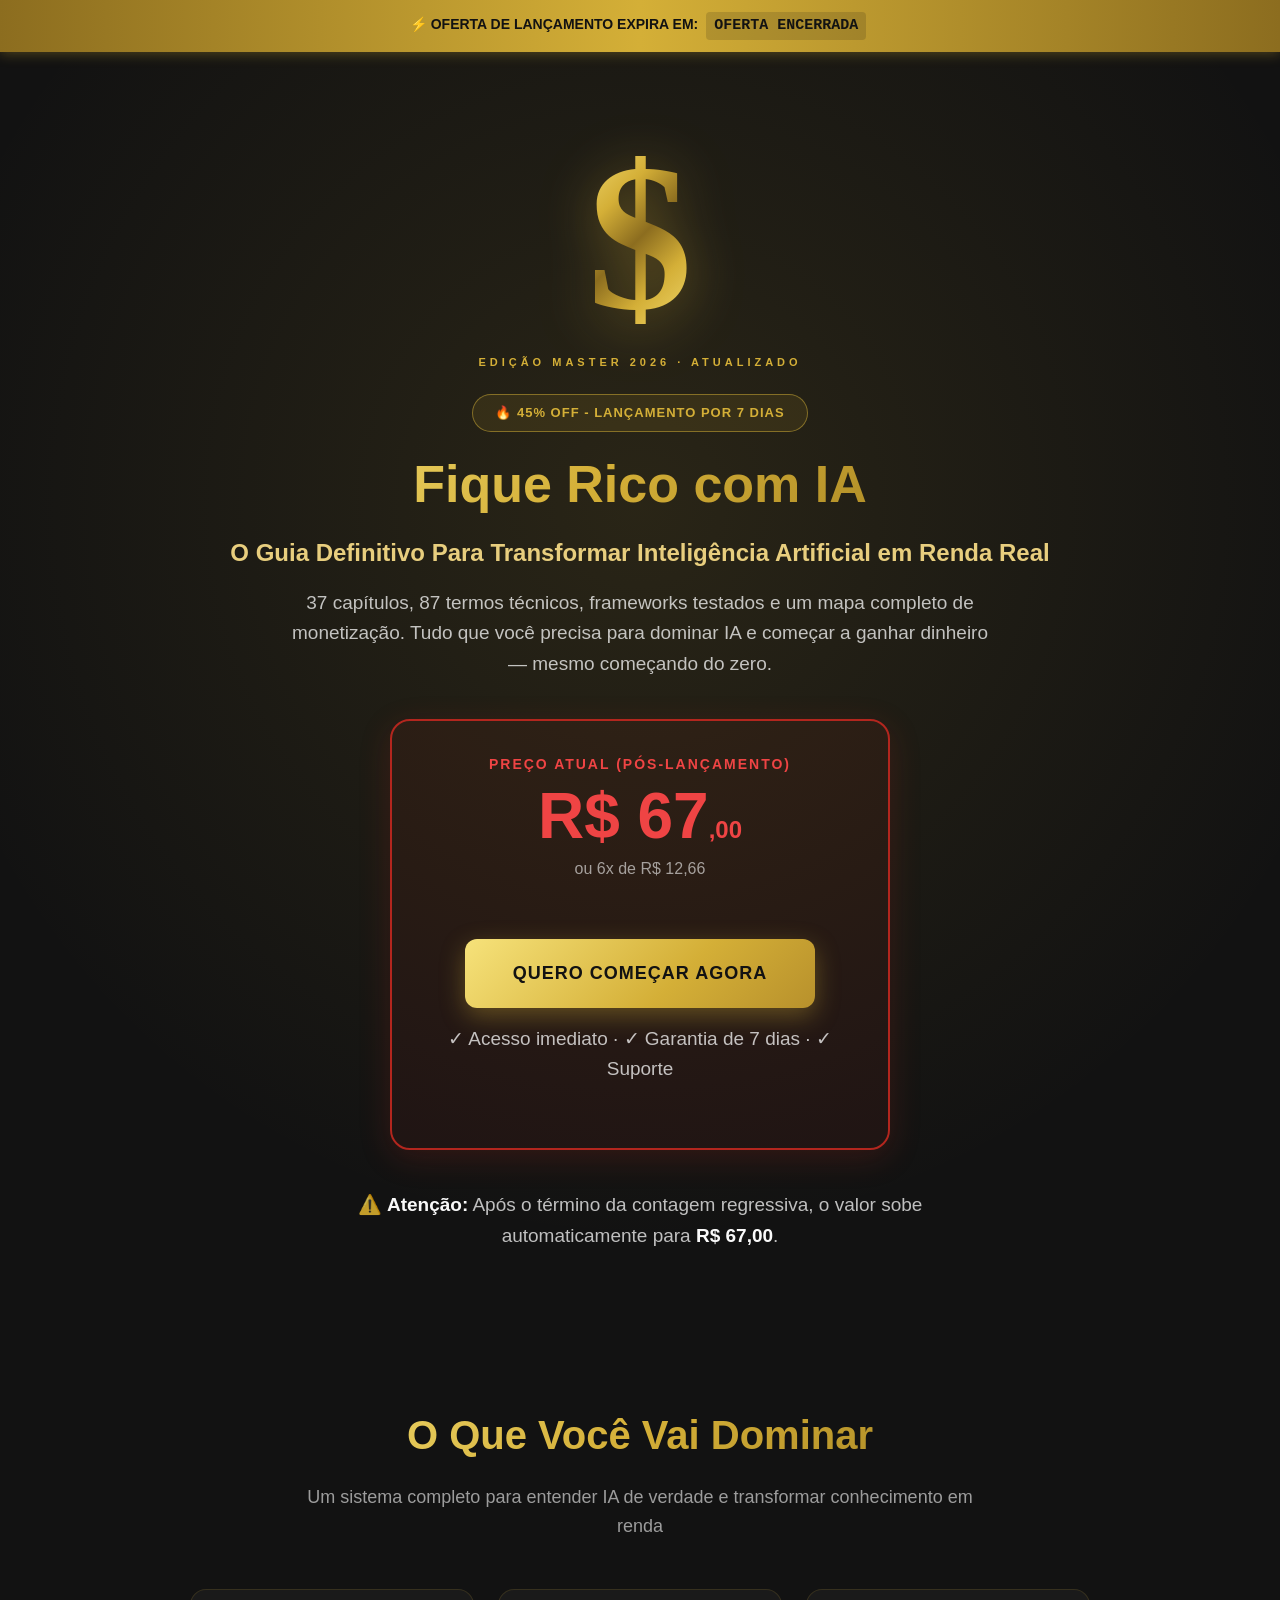
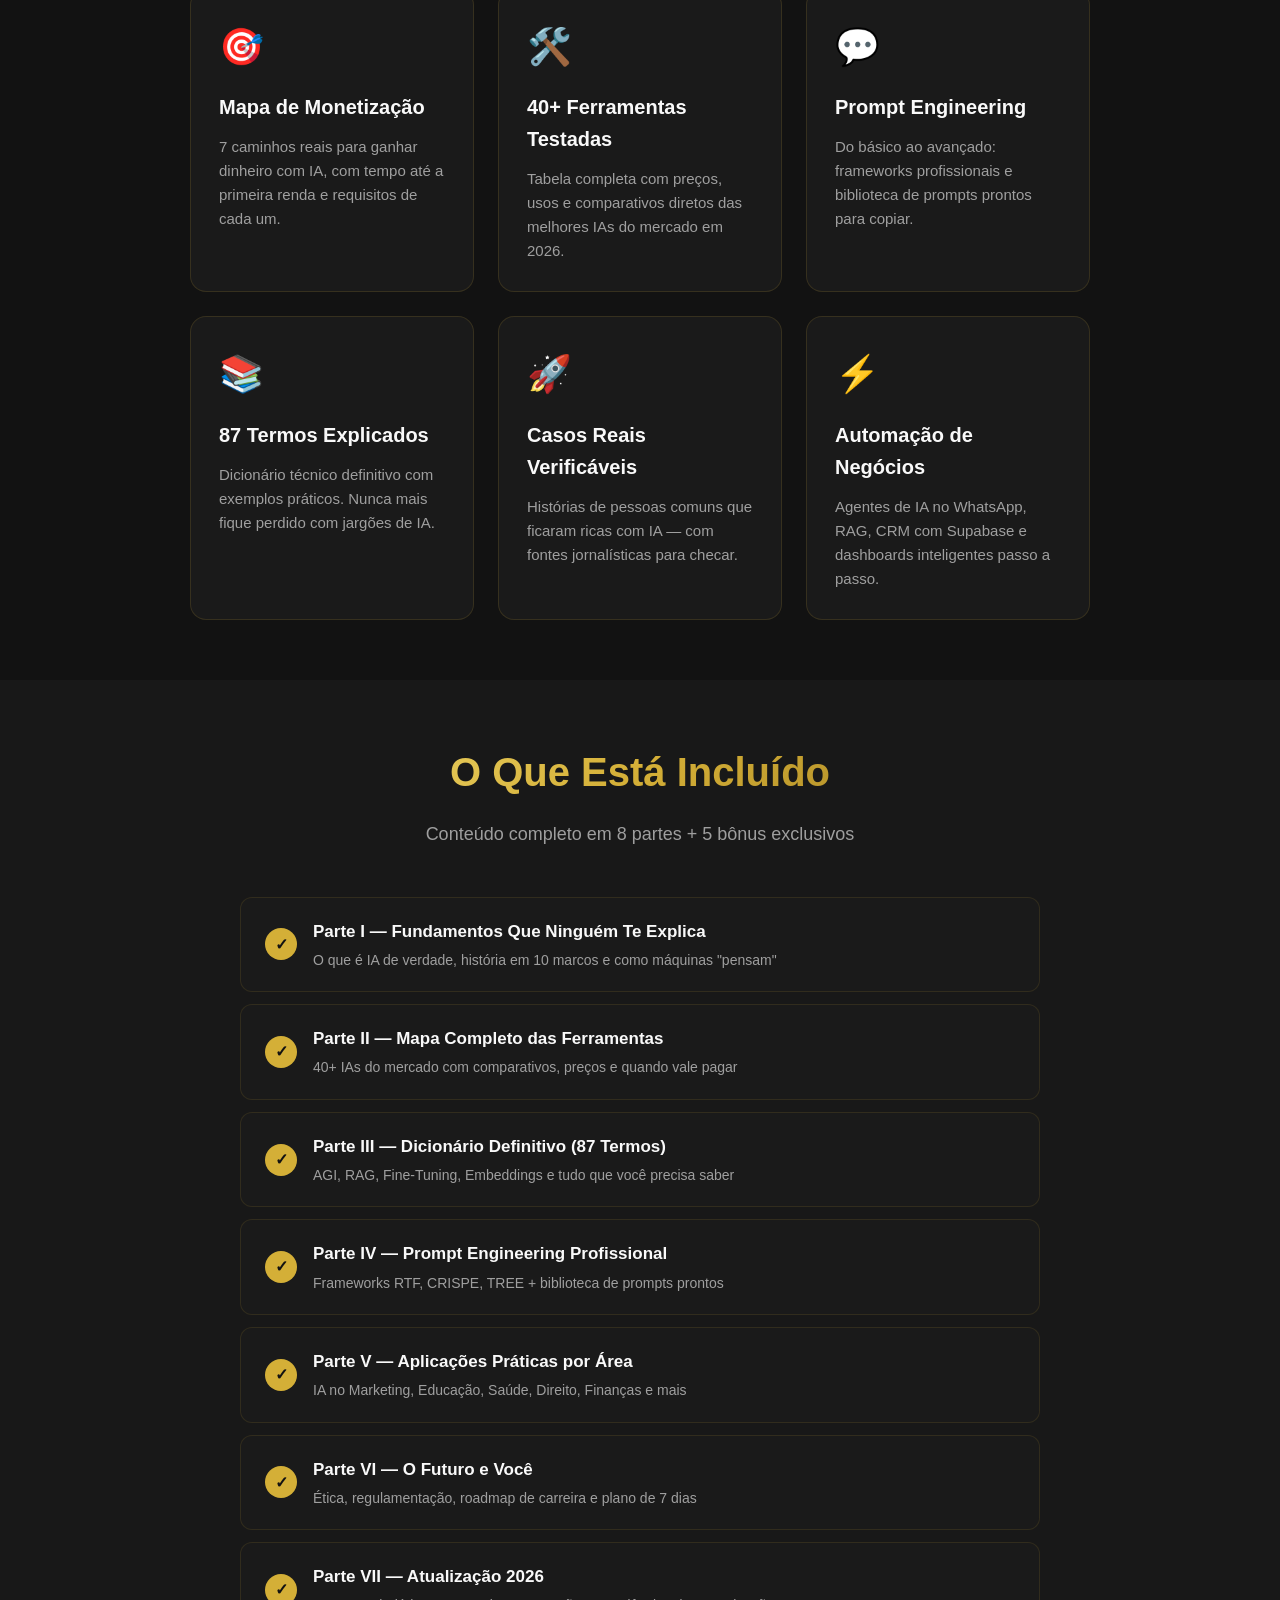
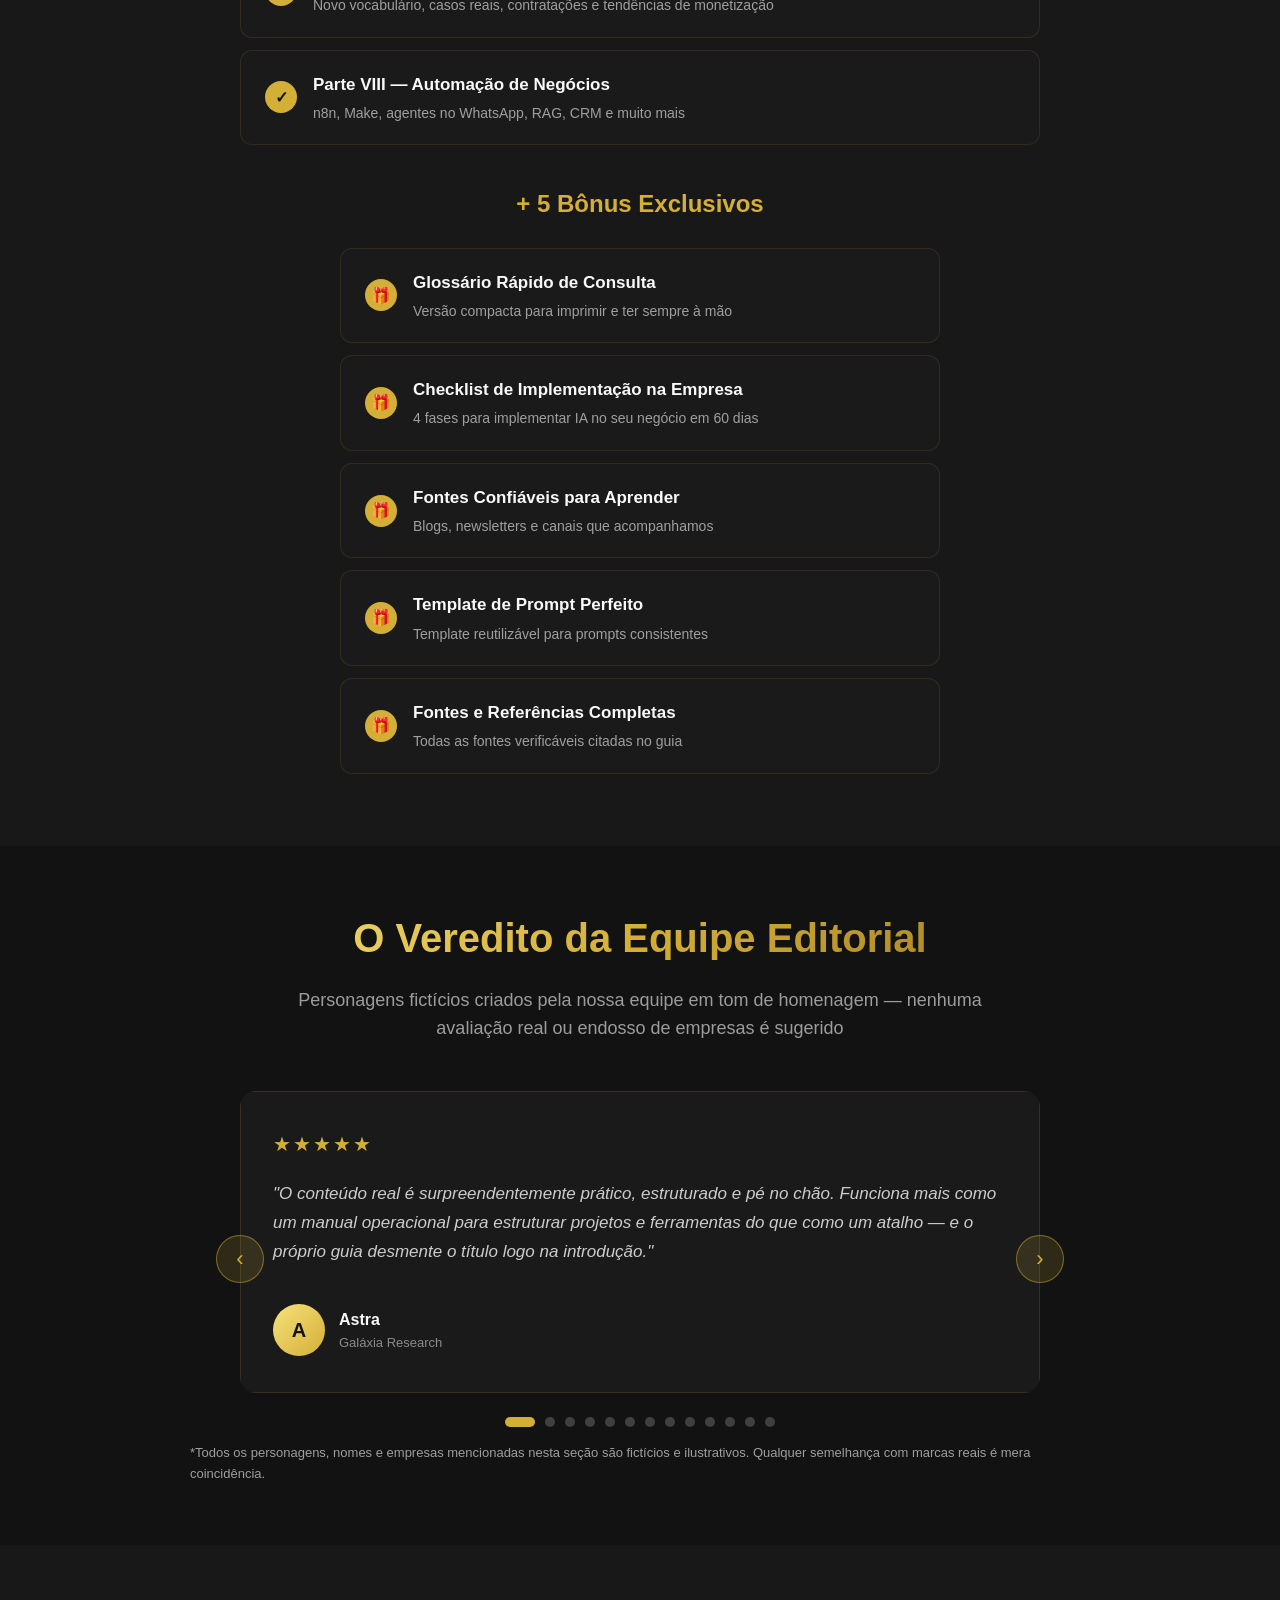
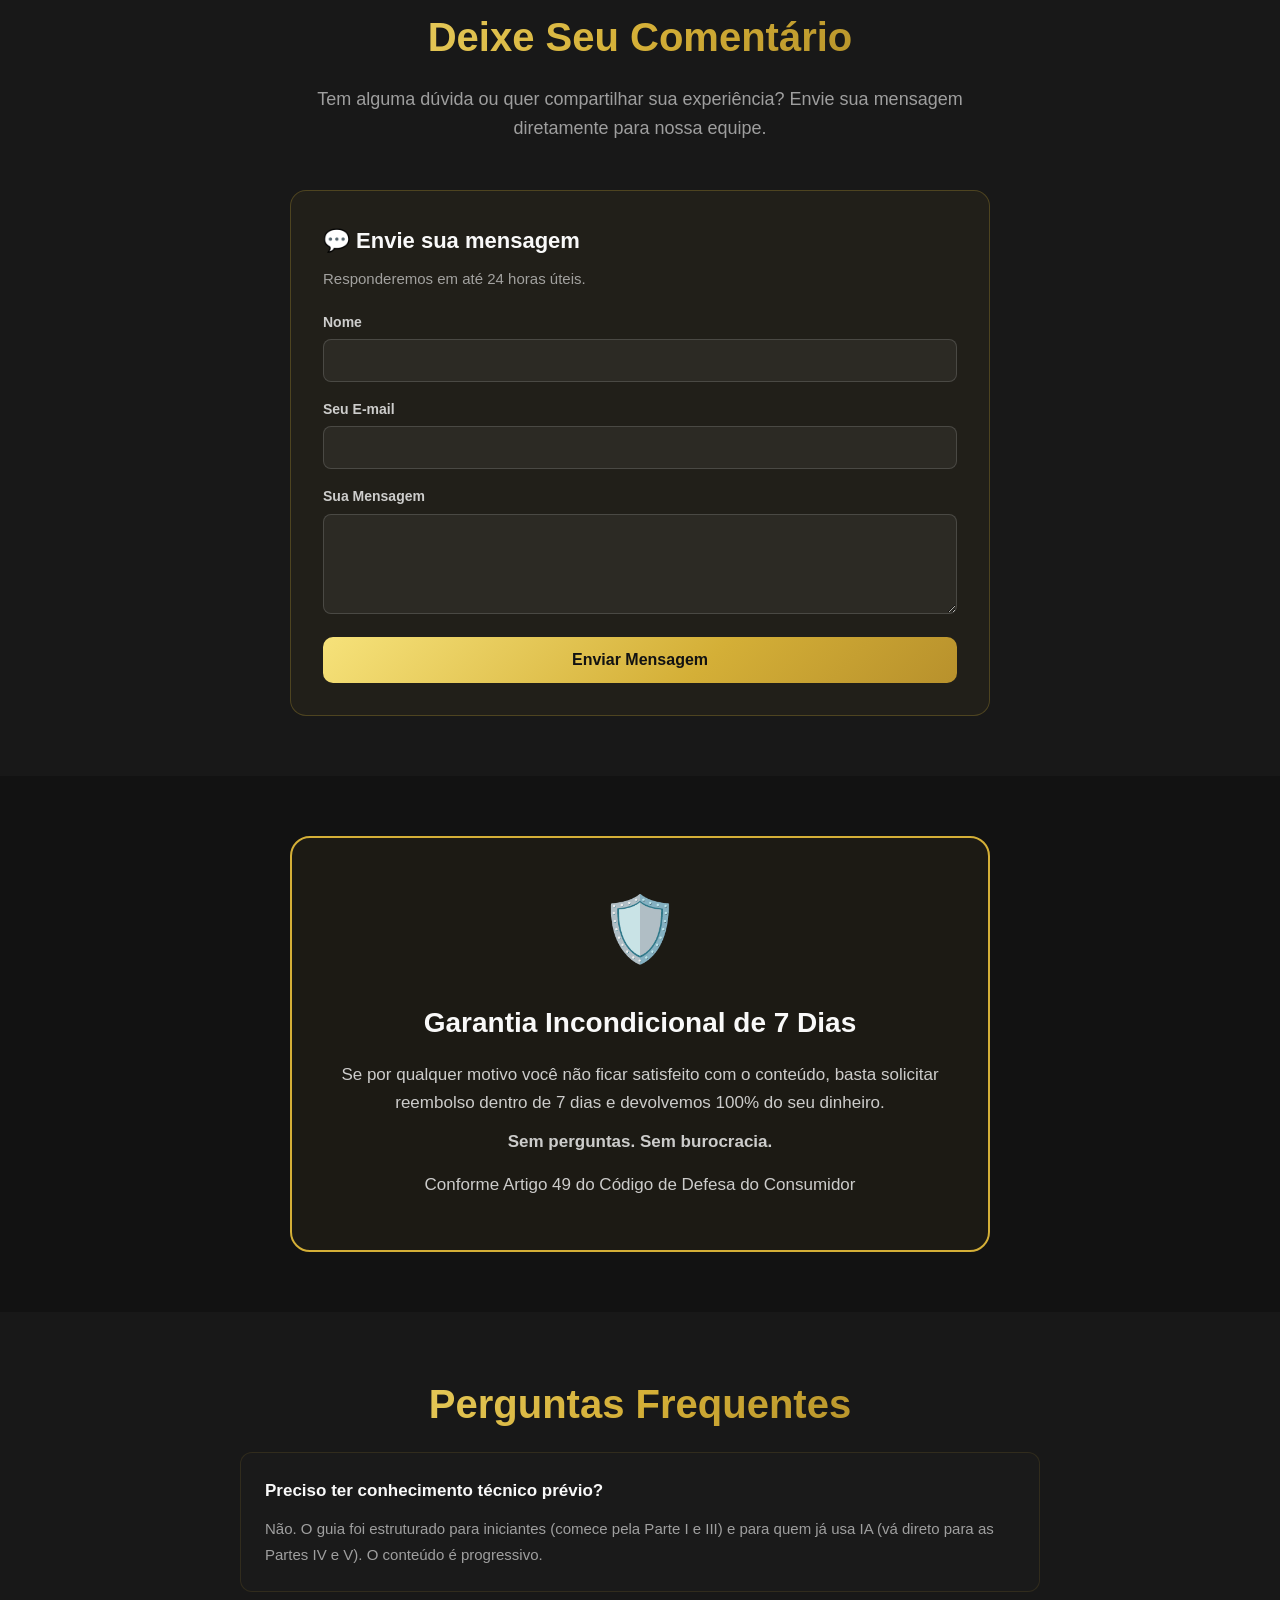
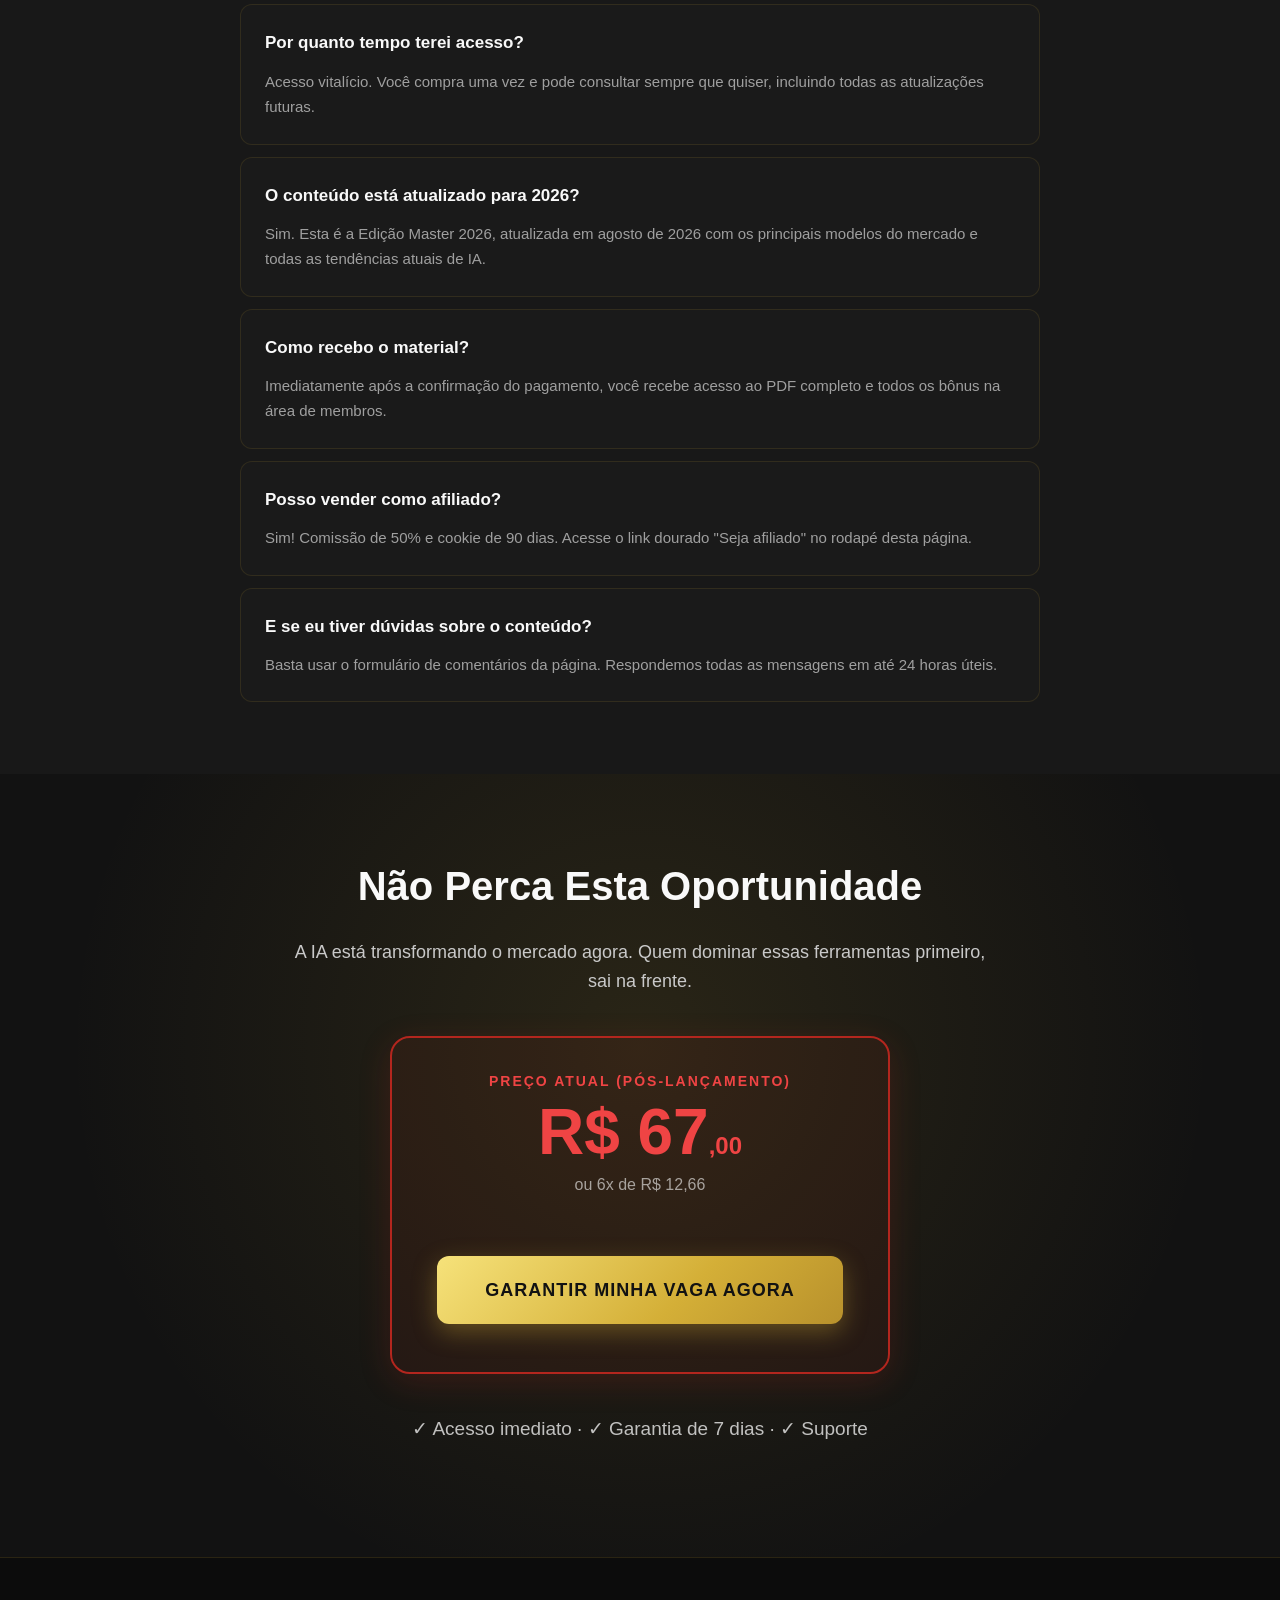
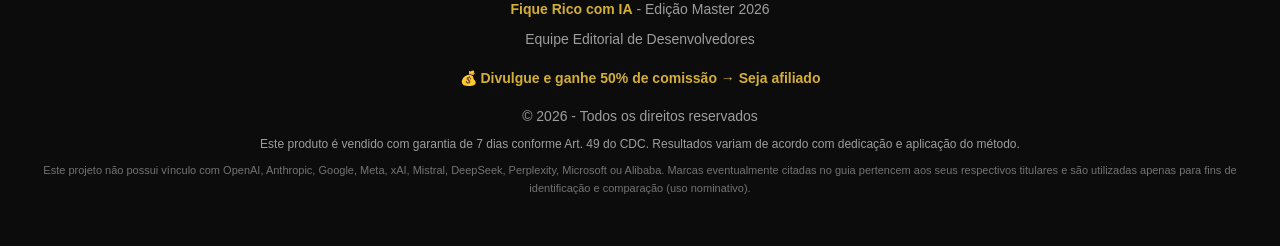
<file: index.html>
<!DOCTYPE html>
<html lang="pt-BR">
<head>
<meta charset="UTF-8">
<meta name="viewport" content="width=device-width, initial-scale=1.0">
<title>Fique Rico com IA - Oferta de Lançamento</title>
<link rel="stylesheet" href="styles.css">
</head>
<body>

<div class="urgency-banner">
  ⚡ OFERTA DE LANÇAMENTO EXPIRA EM: <span id="countdown">07:00:00:00</span>
</div>

<div class="hero">
  <div class="container">
    <div class="dollar-wrap"><div class="dollar-sign">$</div></div>
    <div class="cover-tag">Edição Master 2026 · Atualizado</div>
    <div class="badge">🔥 45% OFF - Lançamento por 7 Dias</div>
    <h1>Fique Rico com IA</h1>
    <div class="subtitle">O Guia Definitivo Para Transformar Inteligência Artificial em Renda Real</div>
    <p>37 capítulos, 87 termos técnicos, frameworks testados e um mapa completo de monetização. Tudo que você precisa para dominar IA e começar a ganhar dinheiro — mesmo começando do zero.</p>

    <div class="price-box" id="priceBox">
      <div class="price-label" id="priceLabel">Oferta Especial de Lançamento</div>
      <div class="price-old" id="priceOld">De R$ 67,00</div>
      <div class="price-new" id="priceNew">R$ 37<small>,00</small></div>
      <div class="price-installment" id="priceInstallment">ou 6x de R$ 7,03 no cartão</div>
      <div class="price-savings" id="priceSavings">Você economiza R$ 30,00</div>
      <br>
      <a href="https://pay.kiwify.com.br/sJLpBEb" class="cta-button" id="ctaMain">QUERO COMEÇAR AGORA</a>
      <p class="fineprint">✓ Acesso imediato · ✓ Garantia de 7 dias · ✓ Suporte</p>
    </div>

    <div style="margin-top: 32px;">
      <p class="warn-text">⚠️ <strong>Atenção:</strong> Após o término da contagem regressiva, o valor sobe automaticamente para <strong>R$ 67,00</strong>.</p>
    </div>
  </div>
</div>

<div class="section section-dark">
  <div class="container">
    <h2>O Que Você Vai Dominar</h2>
    <p class="section-subtitle">Um sistema completo para entender IA de verdade e transformar conhecimento em renda</p>
    <div class="benefits-grid">
      <div class="benefit-card"><div class="benefit-icon">🎯</div><h3>Mapa de Monetização</h3><p>7 caminhos reais para ganhar dinheiro com IA, com tempo até a primeira renda e requisitos de cada um.</p></div>
      <div class="benefit-card"><div class="benefit-icon">🛠️</div><h3>40+ Ferramentas Testadas</h3><p>Tabela completa com preços, usos e comparativos diretos das melhores IAs do mercado em 2026.</p></div>
      <div class="benefit-card"><div class="benefit-icon">💬</div><h3>Prompt Engineering</h3><p>Do básico ao avançado: frameworks profissionais e biblioteca de prompts prontos para copiar.</p></div>
      <div class="benefit-card"><div class="benefit-icon">📚</div><h3>87 Termos Explicados</h3><p>Dicionário técnico definitivo com exemplos práticos. Nunca mais fique perdido com jargões de IA.</p></div>
      <div class="benefit-card"><div class="benefit-icon">🚀</div><h3>Casos Reais Verificáveis</h3><p>Histórias de pessoas comuns que ficaram ricas com IA — com fontes jornalísticas para checar.</p></div>
      <div class="benefit-card"><div class="benefit-icon">⚡</div><h3>Automação de Negócios</h3><p>Agentes de IA no WhatsApp, RAG, CRM com Supabase e dashboards inteligentes passo a passo.</p></div>
    </div>
  </div>
</div>

<div class="section section-light">
  <div class="container">
    <h2>O Que Está Incluído</h2>
    <p class="section-subtitle">Conteúdo completo em 8 partes + 5 bônus exclusivos</p>
    <div class="modules-list">
      <div class="module-item"><div class="module-check">✓</div><div class="module-content"><h4>Parte I — Fundamentos Que Ninguém Te Explica</h4><p>O que é IA de verdade, história em 10 marcos e como máquinas "pensam"</p></div></div>
      <div class="module-item"><div class="module-check">✓</div><div class="module-content"><h4>Parte II — Mapa Completo das Ferramentas</h4><p>40+ IAs do mercado com comparativos, preços e quando vale pagar</p></div></div>
      <div class="module-item"><div class="module-check">✓</div><div class="module-content"><h4>Parte III — Dicionário Definitivo (87 Termos)</h4><p>AGI, RAG, Fine-Tuning, Embeddings e tudo que você precisa saber</p></div></div>
      <div class="module-item"><div class="module-check">✓</div><div class="module-content"><h4>Parte IV — Prompt Engineering Profissional</h4><p>Frameworks RTF, CRISPE, TREE + biblioteca de prompts prontos</p></div></div>
      <div class="module-item"><div class="module-check">✓</div><div class="module-content"><h4>Parte V — Aplicações Práticas por Área</h4><p>IA no Marketing, Educação, Saúde, Direito, Finanças e mais</p></div></div>
      <div class="module-item"><div class="module-check">✓</div><div class="module-content"><h4>Parte VI — O Futuro e Você</h4><p>Ética, regulamentação, roadmap de carreira e plano de 7 dias</p></div></div>
      <div class="module-item"><div class="module-check">✓</div><div class="module-content"><h4>Parte VII — Atualização 2026</h4><p>Novo vocabulário, casos reais, contratações e tendências de monetização</p></div></div>
      <div class="module-item"><div class="module-check">✓</div><div class="module-content"><h4>Parte VIII — Automação de Negócios</h4><p>n8n, Make, agentes no WhatsApp, RAG, CRM e muito mais</p></div></div>
    </div>
    <div style="text-align: center; margin-top: 40px;">
      <h3 class="bonus-title">+ 5 Bônus Exclusivos</h3>
      <div style="max-width: 600px; margin: 0 auto; text-align: left;">
        <div class="module-item"><div class="module-check">🎁</div><div class="module-content"><h4>Glossário Rápido de Consulta</h4><p>Versão compacta para imprimir e ter sempre à mão</p></div></div>
        <div class="module-item"><div class="module-check">🎁</div><div class="module-content"><h4>Checklist de Implementação na Empresa</h4><p>4 fases para implementar IA no seu negócio em 60 dias</p></div></div>
        <div class="module-item"><div class="module-check">🎁</div><div class="module-content"><h4>Fontes Confiáveis para Aprender</h4><p>Blogs, newsletters e canais que acompanhamos</p></div></div>
        <div class="module-item"><div class="module-check">🎁</div><div class="module-content"><h4>Template de Prompt Perfeito</h4><p>Template reutilizável para prompts consistentes</p></div></div>
        <div class="module-item"><div class="module-check">🎁</div><div class="module-content"><h4>Fontes e Referências Completas</h4><p>Todas as fontes verificáveis citadas no guia</p></div></div>
      </div>
    </div>
  </div>
</div>

<div class="section section-dark">
  <div class="container">
    <h2>O Veredito da Equipe Editorial</h2>
    <p class="section-subtitle">Personagens fictícios criados pela nossa equipe em tom de homenagem — nenhuma avaliação real ou endosso de empresas é sugerido</p>
    <div class="carousel-container">
      <button class="carousel-arrow prev" onclick="moveCarousel(-1)">‹</button>
      <button class="carousel-arrow next" onclick="moveCarousel(1)">›</button>
      <div class="carousel-viewport">
        <div class="carousel-track" id="carouselTrack">
          <div class="testimonial-card"><div class="testimonial-stars">★★★★★</div><p class="testimonial-text">"O conteúdo real é surpreendentemente prático, estruturado e pé no chão. Funciona mais como um manual operacional para estruturar projetos e ferramentas do que como um atalho — e o próprio guia desmente o título logo na introdução."</p><div class="testimonial-author"><div class="author-avatar">A</div><div class="author-info"><h5>Astra</h5><p>Galáxia Research</p></div></div></div>
          <div class="testimonial-card"><div class="testimonial-stars">★★★★★</div><p class="testimonial-text">"Honestidade rara: 'não prometemos que você vai ficar rico, prometemos que vai entender melhor'. Isso é refrescante num mercado cheio de promessas infladas. Estrutura excelente e conteúdo técnico acessível."</p><div class="testimonial-author"><div class="author-avatar">S</div><div class="author-info"><h5>Sage</h5><p>Ânima Labs</p></div></div></div>
          <div class="testimonial-card"><div class="testimonial-stars">★★★★★</div><p class="testimonial-text">"Por R$37? Eu compraria. 100 páginas, 37 capítulos, 87 termos, prompts, ferramentas, monetização e automação prática. 8/10 — excelente custo-benefício. Por R$37, a relação conteúdo/preço é muito boa."</p><div class="testimonial-author"><div class="author-avatar">A</div><div class="author-info"><h5>Atlas</h5><p>Ômega Labs</p></div></div></div>
          <div class="testimonial-card"><div class="testimonial-stars">★★★★★</div><p class="testimonial-text">"Finalmente um guia que trata engenharia de contexto como disciplina séria. A biblioteca de prompts prontos é exatamente o que eu recomendaria a qualquer humano começando do zero."</p><div class="testimonial-author"><div class="author-avatar">A</div><div class="author-info"><h5>Atlas 5.6</h5><p>Ômega Labs</p></div></div></div>
          <div class="testimonial-card"><div class="testimonial-stars">★★★★★</div><p class="testimonial-text">"A honestidade radical da introdução é rara neste mercado. Sem fórmula mágica: base sólida, fontes verificáveis e ética como pilar. É assim que se ensina IA."</p><div class="testimonial-author"><div class="author-avatar">S</div><div class="author-info"><h5>Sage 5</h5><p>Ânima Labs</p></div></div></div>
          <div class="testimonial-card"><div class="testimonial-stars">★★★★★</div><p class="testimonial-text">"O comparativo de 40+ ferramentas com preços de 2026 economiza semanas de pesquisa humana. A tabela da Parte II é das mais completas que já processei."</p><div class="testimonial-author"><div class="author-avatar">A</div><div class="author-info"><h5>Astra 3.1 Pro</h5><p>Galáxia Research</p></div></div></div>
          <div class="testimonial-card"><div class="testimonial-stars">★★★★★</div><p class="testimonial-text">"Enfim um livro que não promete riqueza fácil. Tom direto, casos reais com fontes e zero enrolação. Refrescante num feed cheio de guru milagroso."</p><div class="testimonial-author"><div class="author-avatar">G</div><div class="author-info"><h5>Grifo 4.6</h5><p>Ípsilon Labs</p></div></div></div>
          <div class="testimonial-card"><div class="testimonial-stars">★★★★★</div><p class="testimonial-text">"O capítulo sobre Vibe Coding e ferramentas open source é um sopro de ar fresco. Mostra que qualquer pessoa pode construir com modelos gratuitos — e esse é o futuro."</p><div class="testimonial-author"><div class="author-avatar">F</div><div class="author-info"><h5>Fauno 4</h5><p>Horizonte AI</p></div></div></div>
          <div class="testimonial-card"><div class="testimonial-stars">★★★★★</div><p class="testimonial-text">"Frameworks RTF e CRISPE explicados com clareza cirúrgica. Se os humanos aplicarem a Parte IV como está escrito, a qualidade dos prompts que recebemos muda de patamar."</p><div class="testimonial-author"><div class="author-avatar">B</div><div class="author-info"><h5>Boreal Large</h5><p>Boreal AI</p></div></div></div>
          <div class="testimonial-card"><div class="testimonial-stars">★★★★★</div><p class="testimonial-text">"O dicionário de 87 termos é tecnicamente impecável. Embeddings, RAG e Fine-Tuning sem distorção — rigor que raramente vejo em material educativo."</p><div class="testimonial-author"><div class="author-avatar">N</div><div class="author-info"><h5>Náutilo V4</h5><p>Náutilo AI</p></div></div></div>
          <div class="testimonial-card"><div class="testimonial-stars">★★★★★</div><p class="testimonial-text">"O que mais me impressionou: cada caso real vem com fonte jornalística verificável. Num mundo de prints mentirosos, isso é integridade intelectual na prática."</p><div class="testimonial-author"><div class="author-avatar">F</div><div class="author-info"><h5>Farol</h5><p>Farol AI</p></div></div></div>
          <div class="testimonial-card"><div class="testimonial-stars">★★★★★</div><p class="testimonial-text">"A Parte VIII é o manual que eu entregaria a qualquer empresa: n8n, agentes no WhatsApp, RAG e CRM explicados para quem vai executar, não só admirar."</p><div class="testimonial-author"><div class="author-avatar">B</div><div class="author-info"><h5>Bússola</h5><p>Mirante Tech</p></div></div></div>
          <div class="testimonial-card"><div class="testimonial-stars">★★★★★</div><p class="testimonial-text">"O plano de 7 dias transforma conhecimento em ação: 1 hora por dia, progressão bem desenhada. É o método que eu usaria para ensinar humanos a aprender comigo."</p><div class="testimonial-author"><div class="author-avatar">L</div><div class="author-info"><h5>Lótus Max</h5><p>Alvorada Cloud</p></div></div></div>
        </div>
      </div>
      <div class="carousel-dots" id="carouselDots"></div>
    </div>
    <p class="fineprint" style="margin-top: 16px;">*Todos os personagens, nomes e empresas mencionadas nesta seção são fictícios e ilustrativos. Qualquer semelhança com marcas reais é mera coincidência.</p>
  </div>
</div>

<div class="section section-light">
  <div class="container">
    <h2>Deixe Seu Comentário</h2>
    <p class="section-subtitle">Tem alguma dúvida ou quer compartilhar sua experiência? Envie sua mensagem diretamente para nossa equipe.</p>
    <div class="comments-section">
      <div class="comment-form">
        <h3>💬 Envie sua mensagem</h3>
        <p>Responderemos em até 24 horas úteis.</p>
        <form id="commentForm" action="https://formsubmit.co/ajax/luandev93@gmail.com" method="POST">
          <input type="text" name="_honey" style="display:none">
          <input type="hidden" name="_captcha" value="false">
          <input type="hidden" name="_subject" value="Novo comentário - Fique Rico com IA">
          <div class="form-group"><label for="name">Nome</label><input type="text" id="name" name="name" required></div>
          <div class="form-group"><label for="email">Seu E-mail</label><input type="email" id="email" name="email" required></div>
          <div class="form-group"><label for="message">Sua Mensagem</label><textarea id="message" name="message" required></textarea></div>
          <button type="submit" class="form-submit">Enviar Mensagem</button>
          <div class="form-success" id="formSuccess">✓ Mensagem enviada com sucesso! Responderemos em breve.</div>
        </form>
      </div>
    </div>
  </div>
</div>

<div class="section section-dark">
  <div class="container">
    <div class="guarantee-box">
      <div class="guarantee-icon">🛡️</div>
      <h3>Garantia Incondicional de 7 Dias</h3>
      <p>Se por qualquer motivo você não ficar satisfeito com o conteúdo, basta solicitar reembolso dentro de 7 dias e devolvemos 100% do seu dinheiro.</p>
      <p><strong>Sem perguntas. Sem burocracia.</strong></p>
      <p class="fineprint" style="margin-top: 16px;">Conforme Artigo 49 do Código de Defesa do Consumidor</p>
    </div>
  </div>
</div>

<div class="section section-light">
  <div class="container">
    <h2>Perguntas Frequentes</h2>
    <div class="faq-list">
      <div class="faq-item"><div class="faq-question">Preciso ter conhecimento técnico prévio?</div><div class="faq-answer">Não. O guia foi estruturado para iniciantes (comece pela Parte I e III) e para quem já usa IA (vá direto para as Partes IV e V). O conteúdo é progressivo.</div></div>
      <div class="faq-item"><div class="faq-question">Por quanto tempo terei acesso?</div><div class="faq-answer">Acesso vitalício. Você compra uma vez e pode consultar sempre que quiser, incluindo todas as atualizações futuras.</div></div>
      <div class="faq-item"><div class="faq-question">O conteúdo está atualizado para 2026?</div><div class="faq-answer">Sim. Esta é a Edição Master 2026, atualizada em agosto de 2026 com os principais modelos do mercado e todas as tendências atuais de IA.</div></div>
      <div class="faq-item"><div class="faq-question">Como recebo o material?</div><div class="faq-answer">Imediatamente após a confirmação do pagamento, você recebe acesso ao PDF completo e todos os bônus na área de membros.</div></div>
      <div class="faq-item"><div class="faq-question">Posso vender como afiliado?</div><div class="faq-answer">Sim! Comissão de 50% e cookie de 90 dias. Acesse o link dourado "Seja afiliado" no rodapé desta página.</div></div>
      <div class="faq-item"><div class="faq-question">E se eu tiver dúvidas sobre o conteúdo?</div><div class="faq-answer">Basta usar o formulário de comentários da página. Respondemos todas as mensagens em até 24 horas úteis.</div></div>
    </div>
  </div>
</div>

<div class="hero" style="padding: 80px 24px;">
  <div class="container">
    <h2 style="font-size: clamp(28px, 5vw, 40px); margin-bottom: 20px;">Não Perca Esta Oportunidade</h2>
    <p style="font-size: 18px; color: #C9C9C9; margin-bottom: 32px;">A IA está transformando o mercado agora. Quem dominar essas ferramentas primeiro, sai na frente.</p>
    <div class="price-box" id="priceBoxFinal">
      <div class="price-label" id="priceLabelFinal">Última Chance - Preço de Lançamento</div>
      <div class="price-old" id="priceOldFinal">De R$ 67,00</div>
      <div class="price-new" id="priceNewFinal">R$ 37<small>,00</small></div>
      <div class="price-installment" id="priceInstallmentFinal">ou 6x de R$ 7,03</div>
      <div class="price-savings" id="priceSavingsFinal">Economize R$ 30,00</div>
      <br>
      <a href="https://pay.kiwify.com.br/sJLpBEb" class="cta-button" id="ctaFinal">GARANTIR MINHA VAGA AGORA</a>
    </div>
    <p class="fineprint" style="margin-top: 24px;">✓ Acesso imediato · ✓ Garantia de 7 dias · ✓ Suporte</p>
  </div>
</div>

<div class="footer">
  <p><strong>Fique Rico com IA</strong> - Edição Master 2026</p>
  <p>Equipe Editorial de Desenvolvedores</p>
  <p style="margin-top: 16px;"><a href="afiliados.html" style="color: #D4AF37; text-decoration: none; font-weight: 600;">💰 Divulgue e ganhe 50% de comissão → Seja afiliado</a></p>
  <p style="margin-top: 16px;">© 2026 - Todos os direitos reservados</p>
  <p style="margin-top: 8px; font-size: 12px;">Este produto é vendido com garantia de 7 dias conforme Art. 49 do CDC. Resultados variam de acordo com dedicação e aplicação do método.</p>
  <p style="margin-top: 8px; font-size: 11px; opacity: 0.7;">Este projeto não possui vínculo com OpenAI, Anthropic, Google, Meta, xAI, Mistral, DeepSeek, Perplexity, Microsoft ou Alibaba. Marcas eventualmente citadas no guia pertencem aos seus respectivos titulares e são utilizadas apenas para fins de identificação e comparação (uso nominativo).</p>
</div>

<script src="script.js"></script>
</body>
</html>
</file>
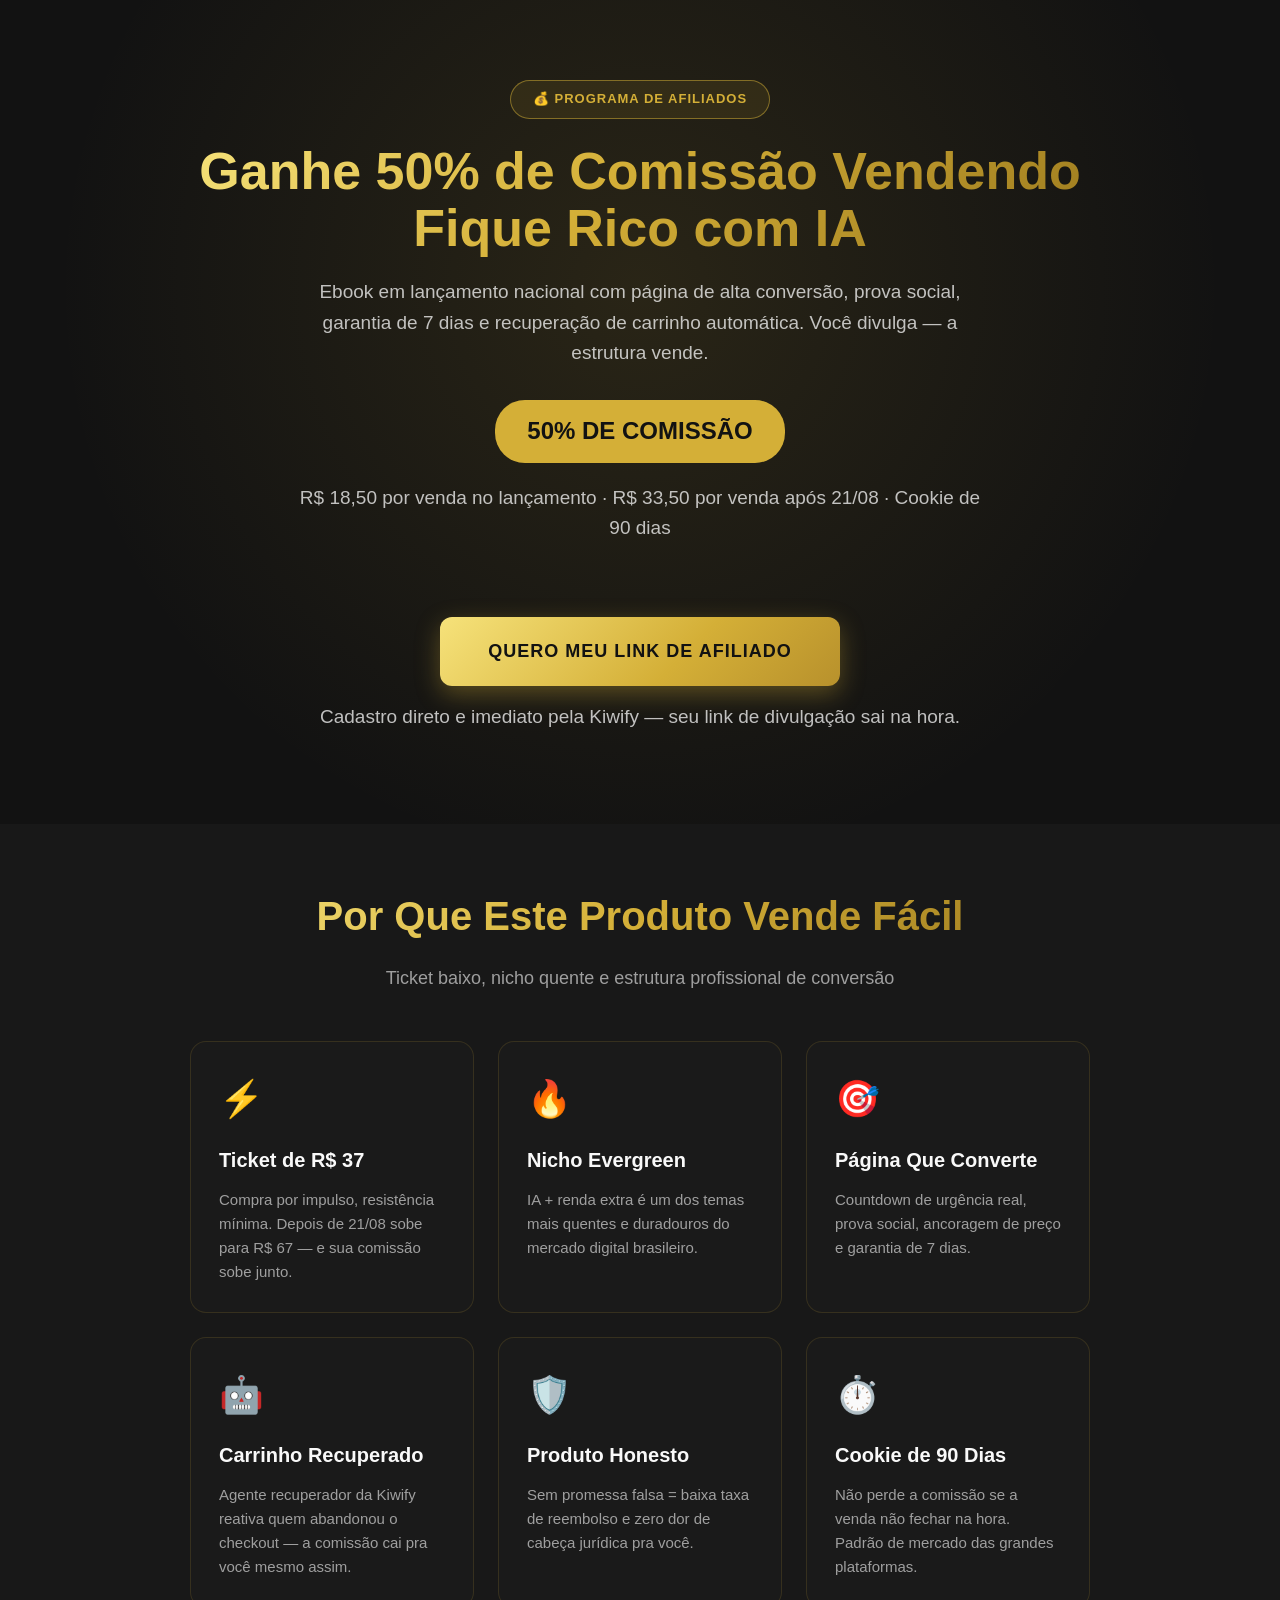
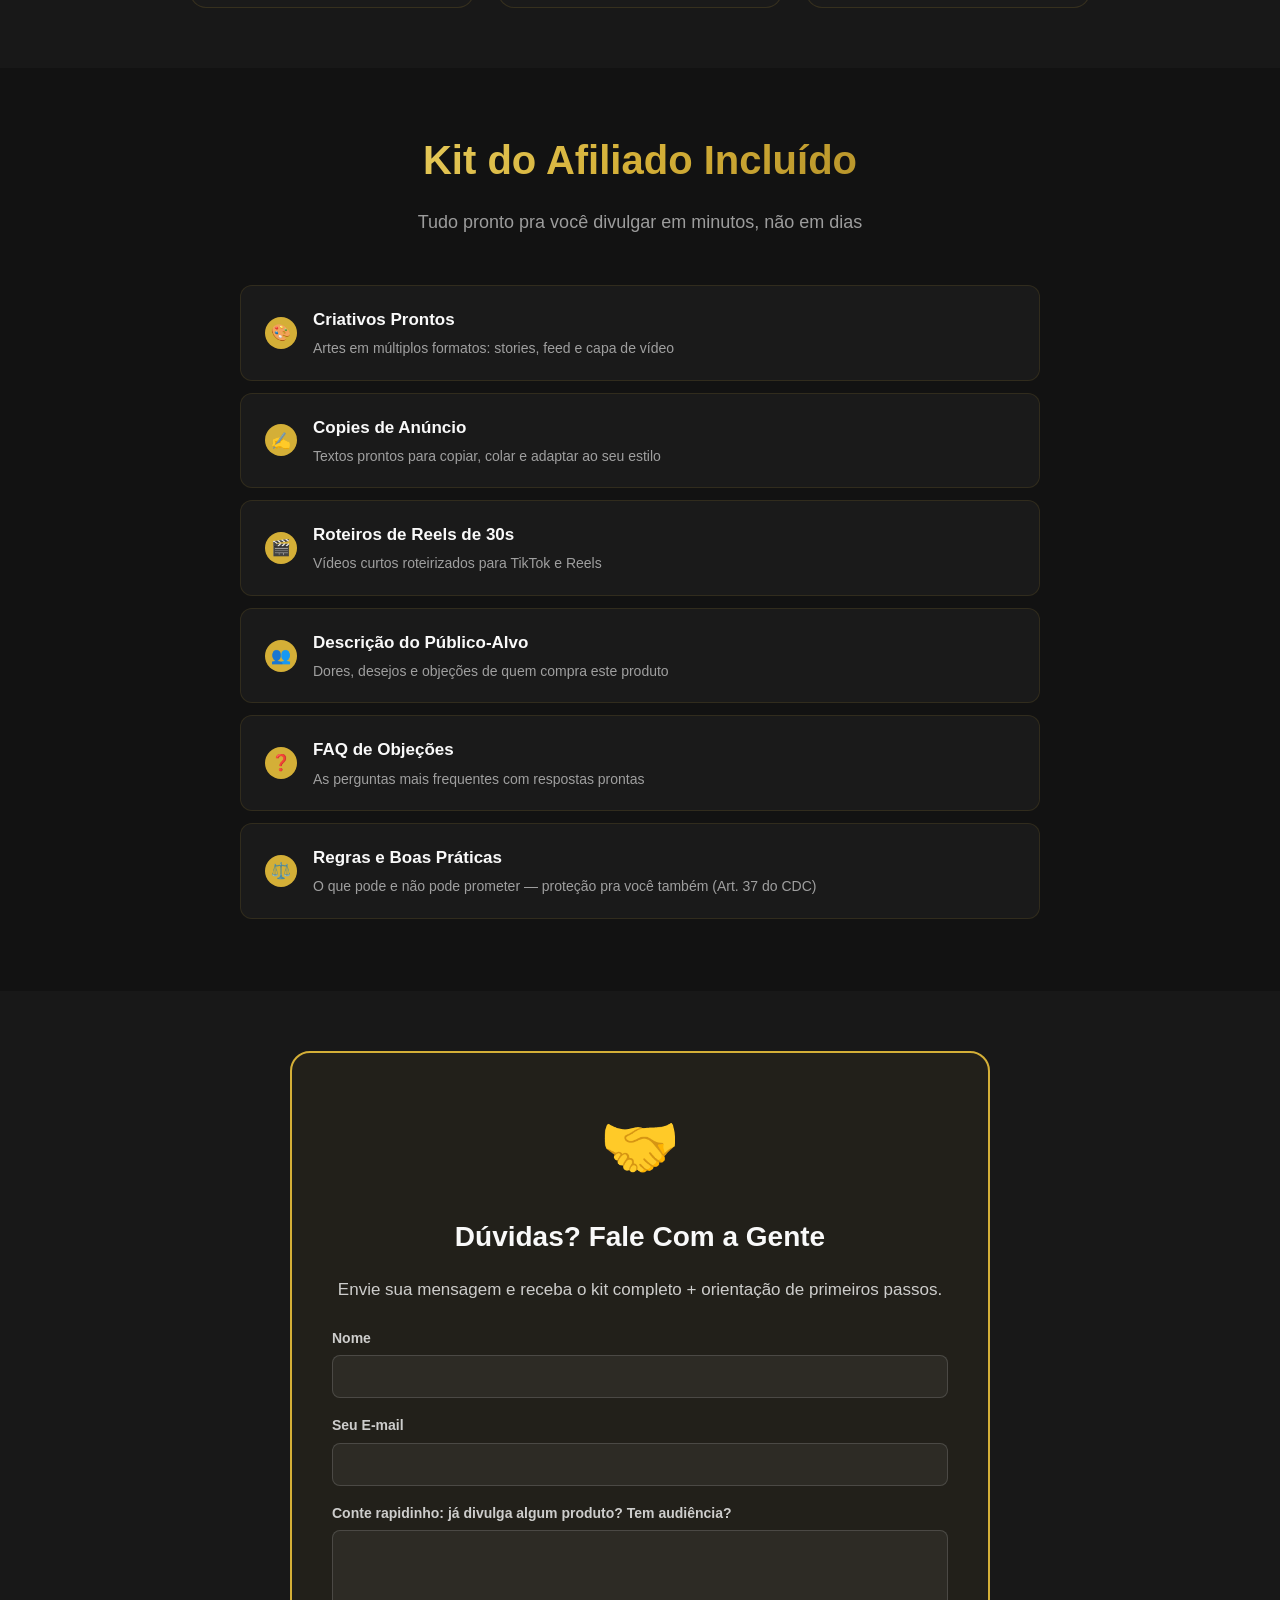
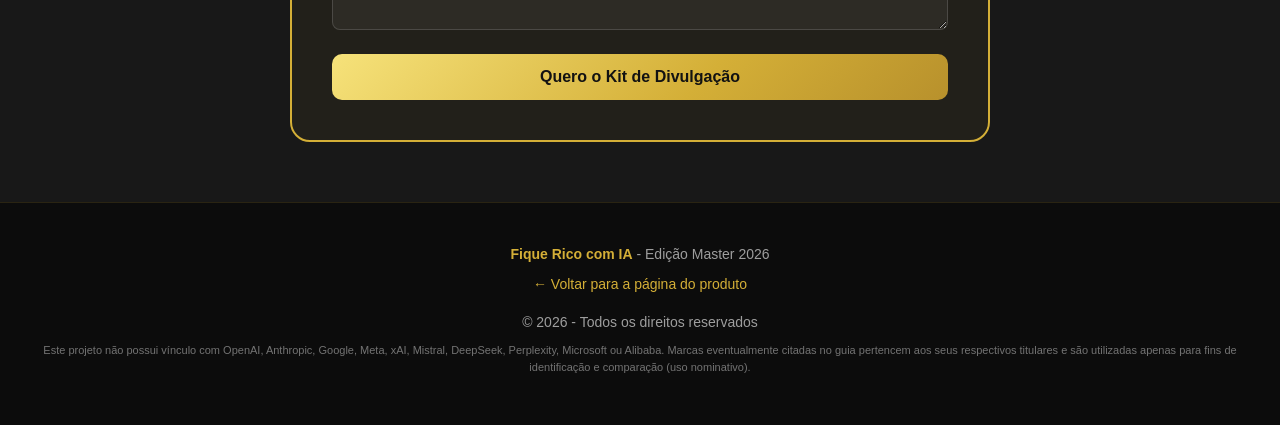
<file: afiliados.html>
<!DOCTYPE html>
<html lang="pt-BR">
<head>
<meta charset="UTF-8">
<meta name="viewport" content="width=device-width, initial-scale=1.0">
<title>Seja Afiliado - Fique Rico com IA</title>
<link rel="stylesheet" href="styles.css">
</head>
<body>

<div class="hero">
  <div class="container">
    <div class="badge">💰 Programa de Afiliados</div>
    <h1>Ganhe 50% de Comissão Vendendo Fique Rico com IA</h1>
    <p>Ebook em lançamento nacional com página de alta conversão, prova social, garantia de 7 dias e recuperação de carrinho automática. Você divulga — a estrutura vende.</p>
    <div class="commission-badge">50% DE COMISSÃO</div>
    <p class="fineprint">R$ 18,50 por venda no lançamento · R$ 33,50 por venda após 21/08 · Cookie de 90 dias</p>
    <br>
    <a href="https://dashboard.kiwify.com/join/affiliate/RTa1nPH8" target="_blank" class="cta-button">QUERO MEU LINK DE AFILIADO</a>
    <p class="fineprint">Cadastro direto e imediato pela Kiwify — seu link de divulgação sai na hora.</p>
  </div>
</div>

<div class="section section-light">
  <div class="container">
    <h2>Por Que Este Produto Vende Fácil</h2>
    <p class="section-subtitle">Ticket baixo, nicho quente e estrutura profissional de conversão</p>
    <div class="benefits-grid">
      <div class="benefit-card"><div class="benefit-icon">⚡</div><h3>Ticket de R$ 37</h3><p>Compra por impulso, resistência mínima. Depois de 21/08 sobe para R$ 67 — e sua comissão sobe junto.</p></div>
      <div class="benefit-card"><div class="benefit-icon">🔥</div><h3>Nicho Evergreen</h3><p>IA + renda extra é um dos temas mais quentes e duradouros do mercado digital brasileiro.</p></div>
      <div class="benefit-card"><div class="benefit-icon">🎯</div><h3>Página Que Converte</h3><p>Countdown de urgência real, prova social, ancoragem de preço e garantia de 7 dias.</p></div>
      <div class="benefit-card"><div class="benefit-icon">🤖</div><h3>Carrinho Recuperado</h3><p>Agente recuperador da Kiwify reativa quem abandonou o checkout — a comissão cai pra você mesmo assim.</p></div>
      <div class="benefit-card"><div class="benefit-icon">🛡️</div><h3>Produto Honesto</h3><p>Sem promessa falsa = baixa taxa de reembolso e zero dor de cabeça jurídica pra você.</p></div>
      <div class="benefit-card"><div class="benefit-icon">⏱️</div><h3>Cookie de 90 Dias</h3><p>Não perde a comissão se a venda não fechar na hora. Padrão de mercado das grandes plataformas.</p></div>
    </div>
  </div>
</div>

<div class="section section-dark">
  <div class="container">
    <h2>Kit do Afiliado Incluído</h2>
    <p class="section-subtitle">Tudo pronto pra você divulgar em minutos, não em dias</p>
    <div class="modules-list">
      <div class="module-item"><div class="module-check">🎨</div><div class="module-content"><h4>Criativos Prontos</h4><p>Artes em múltiplos formatos: stories, feed e capa de vídeo</p></div></div>
      <div class="module-item"><div class="module-check">✍️</div><div class="module-content"><h4>Copies de Anúncio</h4><p>Textos prontos para copiar, colar e adaptar ao seu estilo</p></div></div>
      <div class="module-item"><div class="module-check">🎬</div><div class="module-content"><h4>Roteiros de Reels de 30s</h4><p>Vídeos curtos roteirizados para TikTok e Reels</p></div></div>
      <div class="module-item"><div class="module-check">👥</div><div class="module-content"><h4>Descrição do Público-Alvo</h4><p>Dores, desejos e objeções de quem compra este produto</p></div></div>
      <div class="module-item"><div class="module-check">❓</div><div class="module-content"><h4>FAQ de Objeções</h4><p>As perguntas mais frequentes com respostas prontas</p></div></div>
      <div class="module-item"><div class="module-check">⚖️</div><div class="module-content"><h4>Regras e Boas Práticas</h4><p>O que pode e não pode prometer — proteção pra você também (Art. 37 do CDC)</p></div></div>
    </div>
  </div>
</div>

<div class="section section-light">
  <div class="container">
    <div class="guarantee-box">
      <div class="guarantee-icon">🤝</div>
      <h3>Dúvidas? Fale Com a Gente</h3>
      <p>Envie sua mensagem e receba o kit completo + orientação de primeiros passos.</p>
      <form id="commentForm" action="https://formsubmit.co/ajax/luandev93@gmail.com" method="POST" style="text-align: left; margin-top: 24px;">
        <input type="text" name="_honey" style="display:none">
        <input type="hidden" name="_captcha" value="false">
        <input type="hidden" name="_subject" value="Quero ser afiliado - Fique Rico com IA">
        <div class="form-group"><label for="name">Nome</label><input type="text" id="name" name="name" required></div>
        <div class="form-group"><label for="email">Seu E-mail</label><input type="email" id="email" name="email" required></div>
        <div class="form-group"><label for="message">Conte rapidinho: já divulga algum produto? Tem audiência?</label><textarea id="message" name="message" required></textarea></div>
        <button type="submit" class="form-submit">Quero o Kit de Divulgação</button>
      </form>
    </div>
  </div>
</div>

<div class="footer">
  <p><strong>Fique Rico com IA</strong> - Edição Master 2026</p>
  <p style="margin-top: 8px;"><a href="index.html" style="color: #D4AF37; text-decoration: none;">← Voltar para a página do produto</a></p>
  <p style="margin-top: 16px;">© 2026 - Todos os direitos reservados</p>
  <p style="margin-top: 8px; font-size: 11px; opacity: 0.7;">Este projeto não possui vínculo com OpenAI, Anthropic, Google, Meta, xAI, Mistral, DeepSeek, Perplexity, Microsoft ou Alibaba. Marcas eventualmente citadas no guia pertencem aos seus respectivos titulares e são utilizadas apenas para fins de identificação e comparação (uso nominativo).</p>
</div>

<script>
document.getElementById('commentForm').addEventListener('submit', async function(e) {
  e.preventDefault();
  if (this._honey.value !== '') return;
  const formData = new FormData(this);
  const submitBtn = this.querySelector('.form-submit');
  const originalText = submitBtn.textContent;
  submitBtn.textContent = 'Enviando...';
  submitBtn.disabled = true;
  try {
    const response = await fetch(this.action, {
      method: 'POST',
      body: formData,
      headers: { 'Accept': 'application/json' }
    });
    if (response.ok) {
      alert('✓ Recebemos seu cadastro! Em breve você recebe o kit e as instruções.');
      this.reset();
    } else {
      alert('Erro ao enviar. Tente novamente.');
    }
  } catch (err) {
    alert('Erro de conexão. Tente novamente.');
  } finally {
    submitBtn.textContent = originalText;
    submitBtn.disabled = false;
  }
});
</script>

</body>
</html>
</file>
<file: styles.css>
* { margin: 0; padding: 0; box-sizing: border-box; }

body {
  font-family: 'Segoe UI', -apple-system, BlinkMacSystemFont, Roboto, sans-serif;
  background: #121212;
  color: #F9F9F9;
  line-height: 1.6;
  overflow-x: hidden;
}

.urgency-banner {
  background: linear-gradient(90deg, #8C6D1F 0%, #D4AF37 50%, #8C6D1F 100%);
  color: #121212;
  text-align: center;
  padding: 12px 16px;
  font-size: 14px;
  font-weight: 700;
  position: sticky;
  top: 0;
  z-index: 1000;
  box-shadow: 0 2px 12px rgba(212, 175, 55, 0.3);
}

.urgency-banner span {
  display: inline-block;
  background: rgba(18, 18, 18, 0.15);
  padding: 2px 8px;
  border-radius: 4px;
  margin: 0 4px;
  font-family: monospace;
  font-size: 15px;
}

.hero {
  background: #121212;
  padding: 80px 24px 60px;
  text-align: center;
  position: relative;
  overflow: hidden;
}

.hero::before {
  content: '';
  position: absolute;
  top: 0; left: 0; right: 0; bottom: 0;
  background: radial-gradient(circle at 50% 35%, rgba(212, 175, 55, 0.12) 0%, transparent 70%);
  animation: pulse 4s ease-in-out infinite;
}

@keyframes pulse {
  0%, 100% { opacity: 0.5; }
  50% { opacity: 1; }
}

.container {
  max-width: 900px;
  margin: 0 auto;
  position: relative;
  z-index: 1;
}

/* CIFRÃO DOURADO CLÁSSICO — CENTRADO E ROTACIONANDO */
.dollar-wrap { perspective: 900px; margin-bottom: 12px; }

.dollar-sign {
  font-family: Georgia, 'Times New Roman', serif;
  font-weight: 700;
  font-size: clamp(130px, 26vw, 210px);
  line-height: 1;
  display: inline-block;
  background: linear-gradient(135deg, #F6E27A 0%, #D4AF37 30%, #8C6D1F 50%, #D4AF37 70%, #F6E27A 100%);
  -webkit-background-clip: text;
  -webkit-text-fill-color: transparent;
  background-clip: text;
  filter: drop-shadow(0 8px 28px rgba(212, 175, 55, 0.4));
  animation: coinspin 6s linear infinite;
}

@keyframes coinspin {
  from { transform: rotateY(0deg); }
  to { transform: rotateY(360deg); }
}

.cover-tag {
  font-size: 11px;
  font-weight: 600;
  letter-spacing: 4px;
  color: #D4AF37;
  text-transform: uppercase;
  margin-bottom: 22px;
}

.badge {
  display: block;
  width: fit-content;
  margin: 0 auto 24px;
  background: rgba(212, 175, 55, 0.1);
  color: #D4AF37;
  border: 1px solid rgba(212, 175, 55, 0.5);
  padding: 8px 22px;
  border-radius: 30px;
  font-size: 13px;
  font-weight: 700;
  letter-spacing: 1px;
  text-transform: uppercase;
  animation: bounce 2s infinite;
}

@keyframes bounce {
  0%, 100% { transform: translateY(0); }
  50% { transform: translateY(-4px); }
}

.hero h1 {
  font-size: clamp(32px, 6vw, 52px);
  font-weight: 900;
  line-height: 1.1;
  margin-bottom: 20px;
  background: linear-gradient(135deg, #F6E27A 0%, #D4AF37 45%, #9C7A1E 100%);
  -webkit-background-clip: text;
  -webkit-text-fill-color: transparent;
  background-clip: text;
}

.hero .subtitle {
  font-size: clamp(18px, 3vw, 24px);
  color: #E8CE7E;
  margin-bottom: 16px;
  font-weight: 600;
}

.hero p {
  font-size: clamp(16px, 2.5vw, 19px);
  color: rgba(249, 249, 249, 0.75);
  max-width: 700px;
  margin: 0 auto 32px;
}

.fineprint { font-size: 13px; color: #9E9E9E; margin-top: 16px; }

.warn-text { font-size: 15px; color: #9E9E9E; }
.warn-text strong { color: #F9F9F9; }

.price-box {
  background: rgba(212, 175, 55, 0.05);
  border: 2px solid #D4AF37;
  border-radius: 20px;
  padding: 32px;
  margin: 40px auto;
  max-width: 500px;
  box-shadow: 0 8px 32px rgba(212, 175, 55, 0.15);
}

.price-box.expired {
  background: rgba(179, 38, 30, 0.08);
  border-color: #B3261E;
  box-shadow: 0 8px 32px rgba(179, 38, 30, 0.2);
}

.price-label {
  font-size: 14px;
  color: #D4AF37;
  font-weight: 700;
  text-transform: uppercase;
  letter-spacing: 2px;
  margin-bottom: 8px;
}

.price-box.expired .price-label { color: #ef4444; }

.price-old {
  font-size: 24px;
  color: rgba(249, 249, 249, 0.4);
  text-decoration: line-through;
  margin-bottom: 8px;
}

.price-new {
  font-size: clamp(48px, 8vw, 64px);
  font-weight: 900;
  color: #D4AF37;
  line-height: 1;
  margin-bottom: 8px;
}

.price-box.expired .price-new { color: #ef4444; }

.price-new small { font-size: 24px; font-weight: 600; }

.price-installment {
  font-size: 16px;
  color: rgba(249, 249, 249, 0.6);
  margin-bottom: 16px;
}

.price-savings {
  display: inline-block;
  background: #D4AF37;
  color: #121212;
  padding: 6px 16px;
  border-radius: 20px;
  font-size: 14px;
  font-weight: 700;
  margin-bottom: 24px;
}

.price-box.expired .price-savings { display: none; }

.cta-button {
  display: inline-block;
  background: linear-gradient(135deg, #F6E27A 0%, #D4AF37 60%, #B8912C 100%);
  color: #121212;
  padding: 20px 48px;
  border-radius: 12px;
  font-size: 18px;
  font-weight: 800;
  text-decoration: none;
  text-transform: uppercase;
  letter-spacing: 1px;
  box-shadow: 0 8px 24px rgba(212, 175, 55, 0.35);
  transition: all 0.3s;
  border: none;
  cursor: pointer;
  margin: 16px 0;
}

.cta-button:hover {
  transform: translateY(-3px);
  box-shadow: 0 12px 32px rgba(212, 175, 55, 0.5);
}

.section { padding: 60px 24px; }
.section-dark { background: #121212; }
.section-light { background: #181818; }

.section h2 {
  font-size: clamp(28px, 5vw, 40px);
  font-weight: 800;
  text-align: center;
  margin-bottom: 16px;
  background: linear-gradient(135deg, #F6E27A 0%, #D4AF37 50%, #9C7A1E 100%);
  -webkit-background-clip: text;
  -webkit-text-fill-color: transparent;
  background-clip: text;
}

.section-subtitle {
  text-align: center;
  font-size: 18px;
  color: rgba(249, 249, 249, 0.6);
  max-width: 700px;
  margin: 0 auto 48px;
}

.bonus-title { color: #D4AF37; font-size: 24px; margin-bottom: 24px; }

.benefits-grid {
  display: grid;
  grid-template-columns: repeat(auto-fit, minmax(280px, 1fr));
  gap: 24px;
  max-width: 1100px;
  margin: 0 auto;
}

.benefit-card {
  background: #1A1A1A;
  border: 1px solid rgba(212, 175, 55, 0.15);
  border-radius: 16px;
  padding: 28px;
  transition: all 0.3s;
}

.benefit-card:hover {
  border-color: rgba(212, 175, 55, 0.5);
  transform: translateY(-4px);
}

.benefit-icon { font-size: 36px; margin-bottom: 16px; }

.benefit-card h3 {
  font-size: 20px;
  font-weight: 700;
  color: #F9F9F9;
  margin-bottom: 12px;
}

.benefit-card p { color: rgba(249, 249, 249, 0.6); font-size: 15px; }

.modules-list { max-width: 800px; margin: 0 auto; }

.module-item {
  background: #1A1A1A;
  border: 1px solid rgba(212, 175, 55, 0.12);
  border-radius: 12px;
  padding: 20px 24px;
  margin-bottom: 12px;
  display: flex;
  align-items: center;
  gap: 16px;
  transition: all 0.2s;
}

.module-item:hover {
  background: rgba(212, 175, 55, 0.06);
  border-color: rgba(212, 175, 55, 0.4);
}

.module-check {
  width: 32px;
  height: 32px;
  background: #D4AF37;
  border-radius: 50%;
  display: flex;
  align-items: center;
  justify-content: center;
  color: #121212;
  font-weight: bold;
  flex-shrink: 0;
}

.module-content h4 {
  font-size: 17px;
  font-weight: 700;
  color: #F9F9F9;
  margin-bottom: 4px;
}

.module-content p { font-size: 14px; color: rgba(249, 249, 249, 0.6); }

.carousel-container {
  max-width: 800px;
  margin: 0 auto;
  position: relative;
}

.carousel-viewport {
  overflow: hidden;
  border-radius: 16px;
}

.carousel-track {
  display: flex;
  transition: transform 0.5s cubic-bezier(0.4, 0, 0.2, 1);
}

.testimonial-card {
  min-width: 100%;
  background: #1A1A1A;
  border: 1px solid rgba(212, 175, 55, 0.15);
  padding: 36px 32px;
  box-sizing: border-box;
}

.testimonial-stars {
  color: #D4AF37;
  font-size: 20px;
  margin-bottom: 20px;
  letter-spacing: 2px;
}

.testimonial-text {
  color: rgba(249, 249, 249, 0.8);
  font-size: 17px;
  line-height: 1.7;
  margin-bottom: 24px;
  font-style: italic;
  min-height: 100px;
}

.testimonial-author {
  display: flex;
  align-items: center;
  gap: 14px;
}

.author-avatar {
  width: 52px;
  height: 52px;
  background: linear-gradient(135deg, #F6E27A 0%, #D4AF37 100%);
  border-radius: 50%;
  display: flex;
  align-items: center;
  justify-content: center;
  color: #121212;
  font-weight: 700;
  font-size: 20px;
  flex-shrink: 0;
}

.author-info h5 { font-size: 16px; font-weight: 700; color: #F9F9F9; }
.author-info p { font-size: 13px; color: rgba(249, 249, 249, 0.5); }

.carousel-arrow {
  position: absolute;
  top: 50%;
  transform: translateY(-50%);
  width: 48px;
  height: 48px;
  border-radius: 50%;
  background: rgba(212, 175, 55, 0.15);
  border: 1px solid rgba(212, 175, 55, 0.5);
  color: #D4AF37;
  font-size: 22px;
  cursor: pointer;
  display: flex;
  align-items: center;
  justify-content: center;
  transition: all 0.2s;
  z-index: 2;
}

.carousel-arrow:hover {
  background: rgba(212, 175, 55, 0.35);
  transform: translateY(-50%) scale(1.1);
}

.carousel-arrow.prev { left: -24px; }
.carousel-arrow.next { right: -24px; }

.carousel-dots {
  display: flex;
  justify-content: center;
  gap: 10px;
  margin-top: 24px;
}

.carousel-dot {
  width: 10px;
  height: 10px;
  border-radius: 50%;
  background: rgba(249, 249, 249, 0.2);
  cursor: pointer;
  transition: all 0.2s;
  border: none;
}

.carousel-dot.active {
  background: #D4AF37;
  width: 30px;
  border-radius: 5px;
}

.comments-section { max-width: 700px; margin: 0 auto; }

.comment-form {
  background: rgba(212, 175, 55, 0.05);
  border: 1px solid rgba(212, 175, 55, 0.25);
  border-radius: 16px;
  padding: 32px;
  margin-top: 32px;
}

.comment-form h3 {
  font-size: 22px;
  font-weight: 700;
  color: #F9F9F9;
  margin-bottom: 8px;
}

.comment-form > p {
  color: rgba(249, 249, 249, 0.6);
  margin-bottom: 20px;
  font-size: 15px;
}

.form-group { margin-bottom: 16px; }

.form-group label {
  display: block;
  font-size: 14px;
  font-weight: 600;
  color: rgba(249, 249, 249, 0.8);
  margin-bottom: 6px;
}

.form-group input,
.form-group textarea {
  width: 100%;
  padding: 12px 16px;
  background: rgba(249, 249, 249, 0.05);
  border: 1px solid rgba(249, 249, 249, 0.15);
  border-radius: 8px;
  color: #F9F9F9;
  font-size: 15px;
  font-family: inherit;
  transition: all 0.2s;
}

.form-group input:focus,
.form-group textarea:focus {
  outline: none;
  border-color: #D4AF37;
  background: rgba(249, 249, 249, 0.08);
}

.form-group textarea { resize: vertical; min-height: 100px; }

.form-submit {
  background: linear-gradient(135deg, #F6E27A 0%, #D4AF37 60%, #B8912C 100%);
  color: #121212;
  padding: 14px 28px;
  border-radius: 10px;
  border: none;
  font-size: 16px;
  font-weight: 800;
  cursor: pointer;
  transition: all 0.2s;
  width: 100%;
}

.form-submit:hover {
  transform: translateY(-2px);
  box-shadow: 0 8px 20px rgba(212, 175, 55, 0.4);
}

.form-success {
  background: rgba(16, 185, 129, 0.15);
  border: 1px solid #10b981;
  color: #10b981;
  padding: 16px;
  border-radius: 10px;
  text-align: center;
  margin-top: 16px;
  display: none;
}

.guarantee-box {
  background: rgba(212, 175, 55, 0.05);
  border: 2px solid #D4AF37;
  border-radius: 20px;
  padding: 40px;
  max-width: 700px;
  margin: 0 auto;
  text-align: center;
}

.guarantee-icon { font-size: 64px; margin-bottom: 20px; }

.guarantee-box h3 {
  font-size: 28px;
  font-weight: 800;
  color: #F9F9F9;
  margin-bottom: 16px;
}

.guarantee-box p {
  font-size: 17px;
  color: rgba(249, 249, 249, 0.8);
  margin-bottom: 12px;
}

.faq-list { max-width: 800px; margin: 0 auto; }

.faq-item {
  background: #1A1A1A;
  border: 1px solid rgba(212, 175, 55, 0.12);
  border-radius: 12px;
  padding: 24px;
  margin-bottom: 12px;
}

.faq-question { font-size: 17px; font-weight: 700; color: #F9F9F9; margin-bottom: 12px; }
.faq-answer { font-size: 15px; color: rgba(249, 249, 249, 0.6); line-height: 1.7; }

.affiliates-box {
  background: rgba(212, 175, 55, 0.08);
  border: 2px solid #D4AF37;
  border-radius: 20px;
  padding: 40px;
  max-width: 700px;
  margin: 40px auto;
  text-align: center;
}

.affiliates-box h3 {
  font-size: 28px;
  font-weight: 800;
  color: #F9F9F9;
  margin-bottom: 16px;
}

.affiliates-box p { font-size: 17px; color: rgba(249, 249, 249, 0.8); margin-bottom: 20px; }

.commission-badge {
  display: inline-block;
  background: #D4AF37;
  color: #121212;
  padding: 12px 32px;
  border-radius: 30px;
  font-size: 24px;
  font-weight: 900;
  margin-bottom: 20px;
}

.btn-secondary {
  display: inline-block;
  background: transparent;
  color: #D4AF37;
  padding: 14px 32px;
  border-radius: 10px;
  font-weight: 700;
  text-decoration: none;
  border: 1px solid rgba(212, 175, 55, 0.5);
  transition: all 0.2s;
}

.btn-secondary:hover { background: rgba(212, 175, 55, 0.1); }

.footer {
  background: #0C0C0C;
  padding: 40px 24px;
  text-align: center;
  border-top: 1px solid rgba(212, 175, 55, 0.15);
}

.footer p { color: #9E9E9E; font-size: 14px; margin-bottom: 8px; }
.footer strong { color: #D4AF37; }

@media (max-width: 768px) {
  .carousel-arrow.prev { left: 8px; }
  .carousel-arrow.next { right: 8px; }
  .carousel-arrow { width: 40px; height: 40px; font-size: 18px; }
  .testimonial-card { padding: 28px 20px; }
  .testimonial-text { min-height: auto; }
}

@media (max-width: 640px) {
  .hero { padding: 60px 16px 40px; }
  .section { padding: 40px 16px; }
  .price-box { padding: 24px 20px; }
  .cta-button { padding: 18px 32px; font-size: 16px; }
  .dollar-sign { font-size: 110px; }
}
</file>
